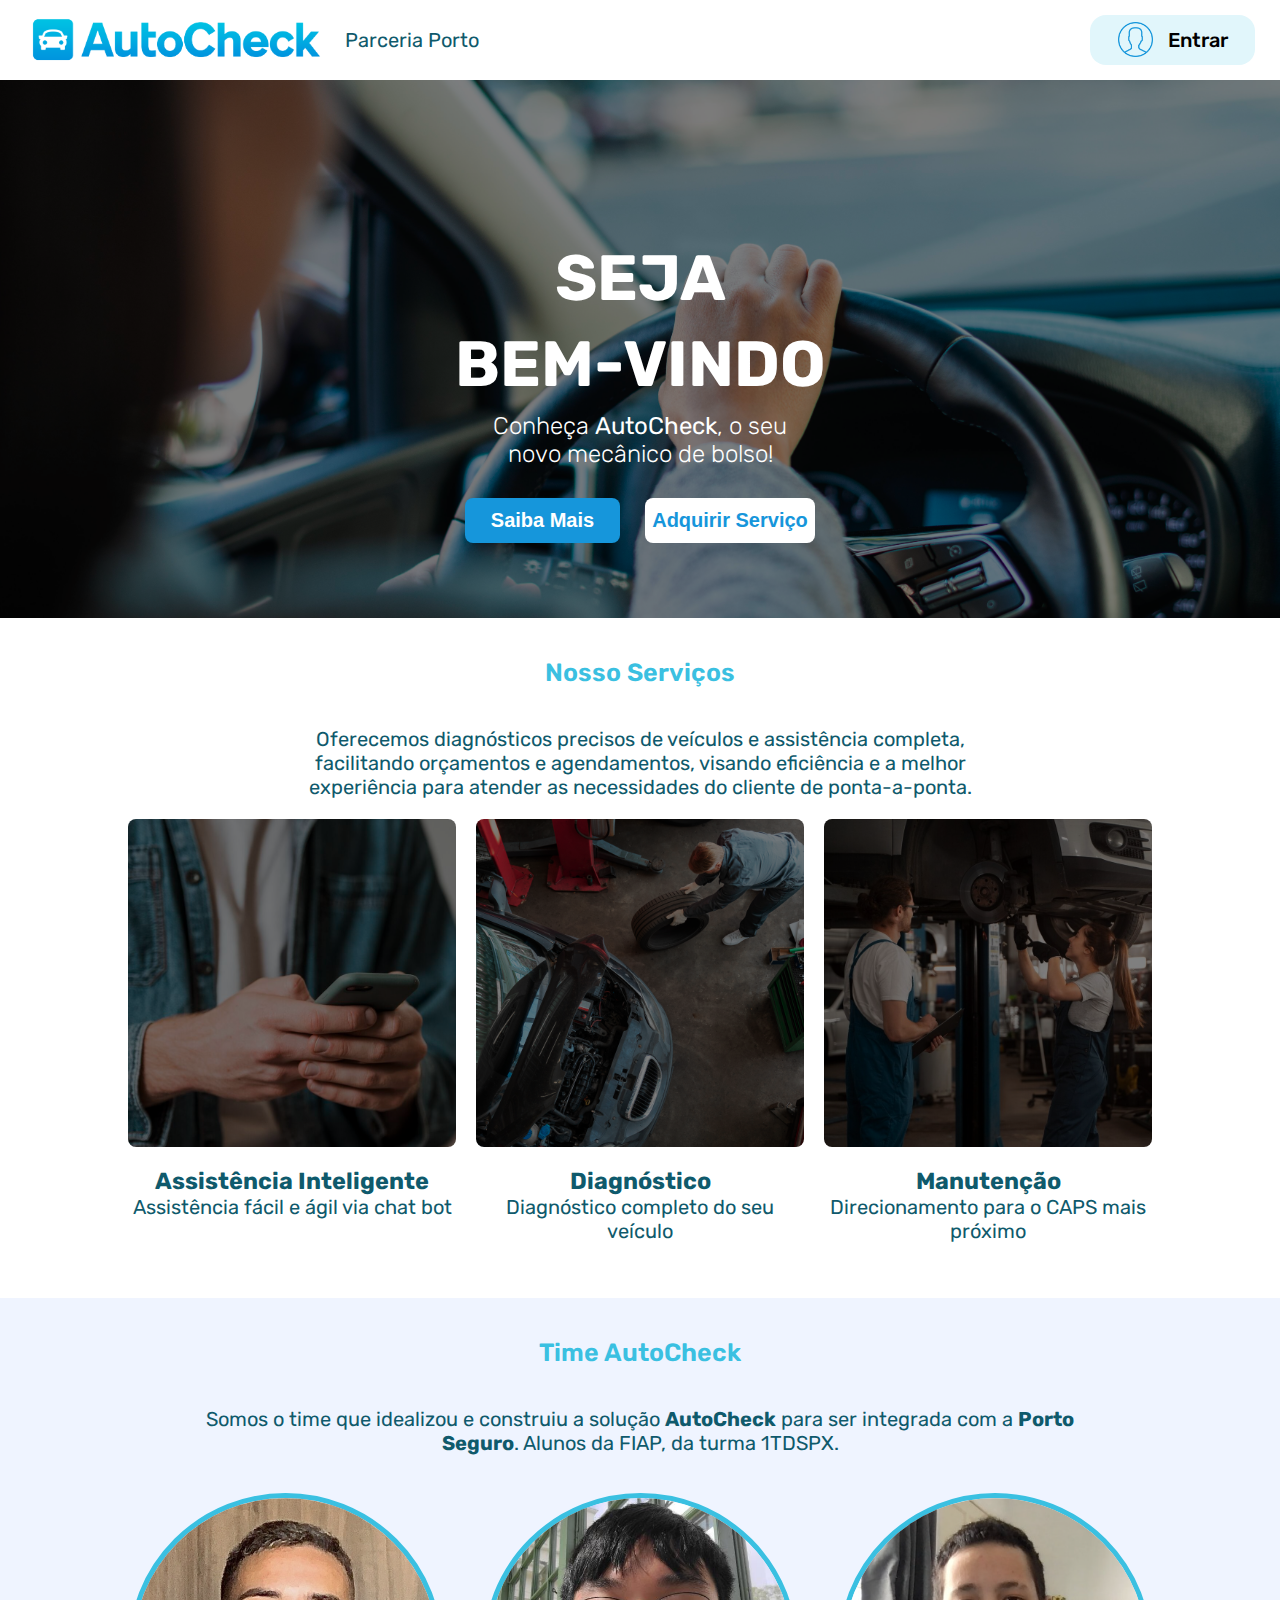
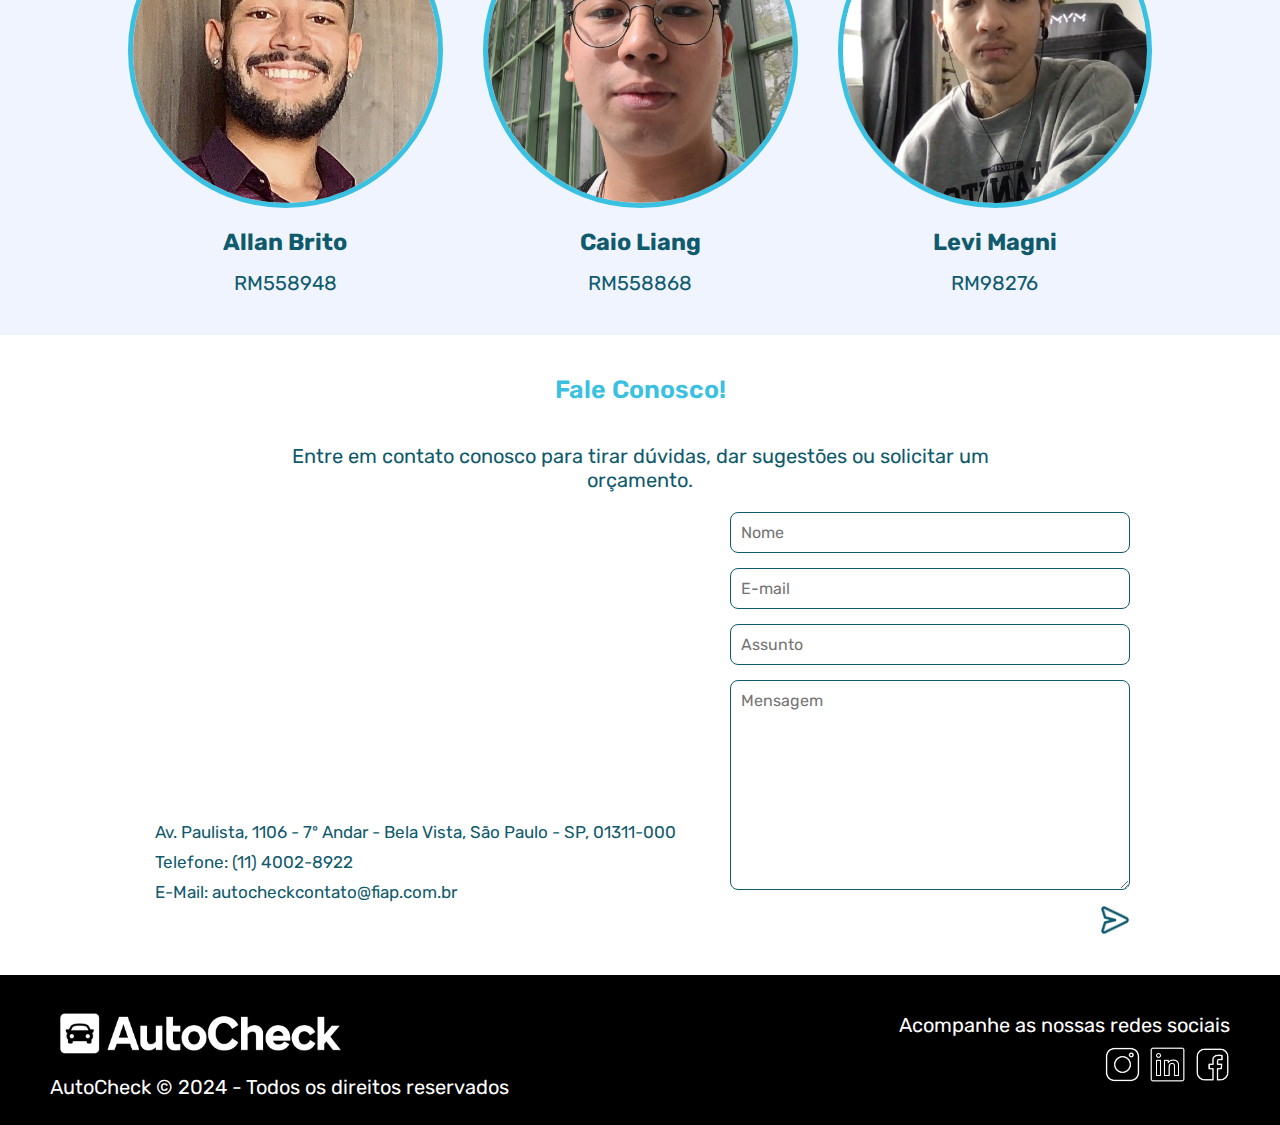
<file: index.html>
<!DOCTYPE html>
<html lang="pt-BR">

<head>
    <meta charset="UTF-8">
    <meta name="viewport" content="width=device-width, initial-scale=1.0">
    <link rel="stylesheet" href="./css/style.css">
    <link rel="stylesheet" href="./css/home.css">
    <link rel="icon" type="image/x-icon" href="./img/autocheck-azul-logo.ico">

    <link rel="preconnect" href="https://fonts.googleapis.com">
    <link rel="preconnect" href="https://fonts.gstatic.com" crossorigin>
    <link href="https://fonts.googleapis.com/css2?family=Rubik:ital,wght@0,300..900;1,300..900&display=swap"
        rel="stylesheet">

    <script>
        window.watsonAssistantChatOptions = {
            integrationID: "79aa7a1e-3b31-4b16-95bf-5f830bcfdba2", // The ID of this integration.
            region: "us-east", // The region your integration is hosted in.
            serviceInstanceID: "2c5953d7-d613-4725-b52a-9011ce3247ca", // The ID of your service instance.
            onLoad: async (instance) => { await instance.render(); }
        };
        setTimeout(function () {
            const t = document.createElement('script');
            t.src = "https://web-chat.global.assistant.watson.appdomain.cloud/versions/" + (window.watsonAssistantChatOptions.clientVersion || 'latest') + "/WatsonAssistantChatEntry.js";
            document.head.appendChild(t);
        });
    </script>

    <title>AutoCheck</title>
</head>

<body>
    <!-- Cabeçalho (logotipo, menu de navegação) -->
    <header>
        <nav class="menu-navegacao">
            <div class="cabecalho">
                <a href="index.html" id="logo-link">
                    <img id="logo" src="./img/autocheck-azul.png" alt="Logotipo Autocheck">
                </a>

                <ul class="lista-navegacao">
                    <li class="item-lista-navegacao">
                        <a href="https://www.portoseguro.com.br/centros-automotivos-porto-seguro">Parceria Porto</a>
                    </li>
                </ul>
            </div>

            <!-- Botão de entrar -->
            <a href="login.html" class="botao-entrar">
                <img src="./img/icone-usuario.png" alt="">
                <p>Entrar</p>
            </a>
        </nav>
    </header>

    <main class="content">
        <!-- Sessão de boas-vindas -->
        <section class="section-boas-vindas texto-boas-vindas">
            <div class="container">
                <h1>Seja</h1>
                <h1>Bem-Vindo</h1>
                <p>Conheça <b>AutoCheck</b>, o seu novo mecânico de bolso!</p>
                <div class="botoes">
                    <a href="#saiba-mais"><button class="botao-saiba-mais">Saiba Mais</button></a>
                    <a href="./cadastro.html"><button class="botao-adquirir-servico">Adquirir Serviço</button></a>
                </div>
            </div>
        </section>

        <!-- Sessão de serviços -->
        <section class="section-servicos" id="saiba-mais">
            <h2>Nosso Serviços</h2>
            <p>Oferecemos diagnósticos precisos de veículos e assistência completa, facilitando orçamentos e
                agendamentos, visando eficiência e a melhor experiência para atender as necessidades do cliente de
                ponta-a-ponta.</p>

            <div class="cards-servicos">
                <article>
                    <img src="./img/imagem-servico1.jpg" alt="Imagem ilustrativa do serviço" class="servico-img-1">
                    <div class="card-texto">
                        <h3>Assistência Inteligente</h3>
                        <span>Assistência fácil e ágil via chat bot</span>
                    </div>
                </article>
                <article>
                    <img src="./img/imagem-servico2.jpg" alt="Imagem ilustrativa do serviço" class="servico-img-2">
                    <div class="card-texto">
                        <h3>Diagnóstico</h3>
                        <span>Diagnóstico completo do seu veículo</span>
                    </div>
                </article>
                <article>
                    <img src="./img/imagem-servico3.jpg" alt="Imagem ilustrativa do serviço" class="servico-img-2">
                    <div class="card-texto">
                        <h3>Manutenção</h3>
                        <span>Direcionamento para o CAPS mais próximo</span>
                    </div>
                </article>
        </section>

        <!-- Sessão de integrantes -->
        <section class="section-time">
            <h2>Time AutoCheck</h2>
            <p>Somos o time que idealizou e construiu a solução <b>AutoCheck</b> para ser integrada com a <b>Porto
                    Seguro</b>. Alunos da FIAP, da turma 1TDSPX.</p>

            <div class="integrantes">
                <article>
                    <img src="./img/allan.png" alt="Foto do Allan">
                    <h3>Allan Brito</h3>
                    <span>RM558948</span>
                </article>
                <article>
                    <img src="./img/caio.png" alt="Foto do Caio">
                    <h3>Caio Liang</h3>
                    <span>RM558868</span>
                </article>
                <article>
                    <img src="./img/levi.png" alt="Foto do Levi">
                    <h3>Levi Magni</h3>
                    <span>RM98276</span>
                </article>
            </div>
        </section>

        <!-- Sessão de contato -->
        <section class="section-contato">
            <h2>Fale Conosco!</h2>
            <p>Entre em contato conosco para tirar dúvidas, dar sugestões ou solicitar um orçamento.</p>

            <div class="container-contato" id="fale-conosco">
                <div class="informacoes-contato">
                    <iframe
                        src="https://www.google.com/maps/embed?pb=!1m18!1m12!1m3!1d3657.1159349301374!2d-46.657424174484454!3d-23.56427930685303!2m3!1f0!2f0!3f0!3m2!1i1024!2i768!4f13.1!3m3!1m2!1s0x94ce59c7dc4e1e39%3A0x9cfd59970ac3b457!2sAv.%20Paulista%2C%201106%20-%20Bela%20Vista%2C%20S%C3%A3o%20Paulo%20-%20SP%2C%2001310-914!5e0!3m2!1sen!2sbr!4v1716230946303!5m2!1sen!2sbr"
                        width="400" height="300" style="border:0;" allowfullscreen="" loading="lazy"
                        referrerpolicy="no-referrer-when-downgrade">
                    </iframe>

                    <div class="contatos">
                        <!-- <img src="" alt=""> -->
                        <span>Av. Paulista, 1106 - 7º Andar - Bela Vista, São Paulo - SP, 01311-000</span>
                        <span>Telefone: (11) 4002-8922</span>
                        <span>E-Mail: autocheckcontato@fiap.com.br</span>
                    </div>
                </div>

                <form action="" method="post" class="formulario">
                    <input type="text" name="nome" id="nome" placeholder="Nome">
                    <input type="email" name="email" id="email" placeholder="E-mail">
                    <input type="assunto" name="assunto" id="assunto" placeholder="Assunto">
                    <textarea name="mensagem" id="mensagem" placeholder="Mensagem"></textarea>
                    <button type="submit" class="imagem-button"></button>
                </form>
            </div>

        </section>
    </main>

    <!-- Rodapé (redes sociais e direitos reservados) -->
    <footer class="estilo-footer">
        <div class="container-footer">
            <img id="logo-footer" src="./img/autocheck-branco.png" alt="">
            <p>AutoCheck &copy; 2024 - Todos os direitos reservados</p>
        </div>

        <div class="redes-sociais">
            <p>Acompanhe as nossas redes sociais</p>
            <div class="icones-redes-sociais">
                <a href="">
                    <img src="./img/instagram.png" alt="Instagram">
                </a>
                <a href="">
                    <img src="./img/linkedin.png" alt="Linkedin">
                </a>
                <a href="">
                    <img src="./img/facebook.png" alt="Facebook">
                </a>
            </div>
        </div>
    </footer>
</body>

</html>
</file>
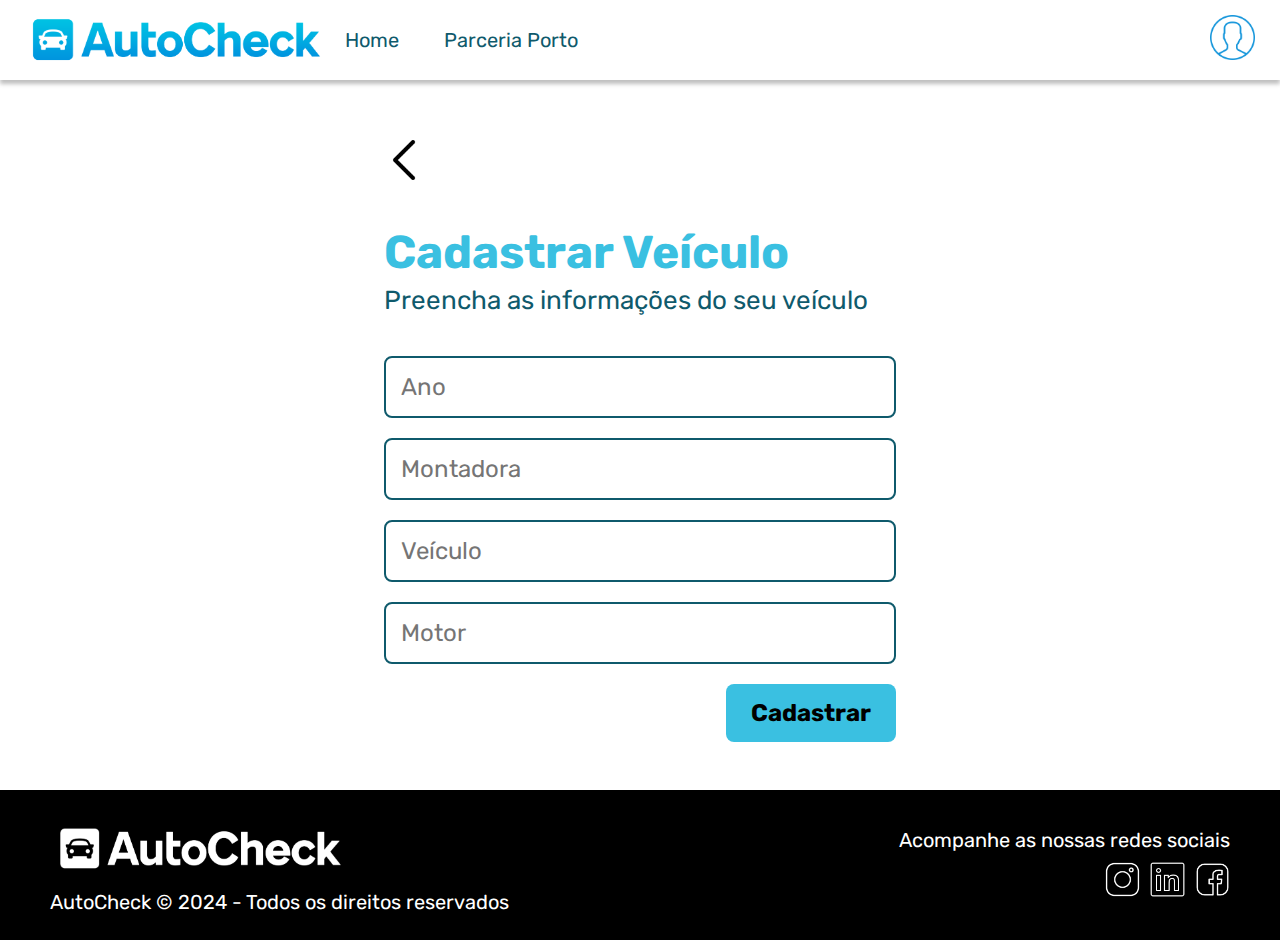
<file: cadastro-veiculo.html>
<!DOCTYPE html>
<html lang="pt-BR">

<head>
    <meta charset="UTF-8">
    <meta name="viewport" content="width=device-width, initial-scale=1.0">
    <link rel="stylesheet" href="./css/style.css">
    <link rel="stylesheet" href="./css/cadastro-veiculo.css">
    <link rel="icon" type="image/x-icon" href="./img/autocheck-azul-logo.ico">

    <link rel="preconnect" href="https://fonts.googleapis.com">
    <link rel="preconnect" href="https://fonts.gstatic.com" crossorigin>
    <link href="https://fonts.googleapis.com/css2?family=Rubik:ital,wght@0,300..900;1,300..900&display=swap"
        rel="stylesheet">

    <script>
        window.watsonAssistantChatOptions = {
            integrationID: "79aa7a1e-3b31-4b16-95bf-5f830bcfdba2", // The ID of this integration.
            region: "us-east", // The region your integration is hosted in.
            serviceInstanceID: "2c5953d7-d613-4725-b52a-9011ce3247ca", // The ID of your service instance.
            onLoad: async (instance) => { await instance.render(); }
        };
        setTimeout(function () {
            const t = document.createElement('script');
            t.src = "https://web-chat.global.assistant.watson.appdomain.cloud/versions/" + (window.watsonAssistantChatOptions.clientVersion || 'latest') + "/WatsonAssistantChatEntry.js";
            document.head.appendChild(t);
        });
    </script>

    <title>Cadastrar Veículo</title>

</head>

<body>
    <header> <!-- Cabeçalho (logotipo, menu de navegação) -->
        <nav class="menu-navegacao">
            <div class="cabecalho">
                <a href="index.html">
                    <img id="logo" src="./img/autocheck-azul.png" alt="Logotipo Autocheck">
                </a>

                <ul class="lista-navegacao">
                    <li class="item-lista-navegacao">
                        <a href="./index.html">Home</a>
                    </li>
                    <li class="item-lista-navegacao">
                        <a href="https://www.portoseguro.com.br/centros-automotivos-porto-seguro">Parceria Porto</a>
                    </li>
                </ul>
            </div>

            <a href="login.html">
                <img class="icone-perfil-usuario" src="./img/icone-usuario.png" alt="">
            </a>
        </nav>
    </header>

    <main class="content"> <!-- Conteúdo principal (cadastro de veículo) -->
        <div class="container">
            <a href="./cadastro.html"><img id="icon-backpage" src="./img/voltar-preto.png"
                    alt="opção de volta de página"></a>
            <h1 class="titulo-pagina">Cadastrar Veículo</h1>
            <p class="descricao-pagina">Preencha as informações do seu veículo</p>

            <form action="" method="post" class="formulario">
                <input type="text" name="ano" id="ano" placeholder="Ano">
                <input type="text" name="montadora" id="montadora" placeholder="Montadora">
                <input type="text" name="veiculo" id="veiculo" placeholder="Veículo">
                <input type="text" name="motor" id="motor" placeholder="Motor">
                <div>
                    <button type="submit" class="button-enviar"><a
                            href="./gerar-diagnostico.html">Cadastrar</a></button>
                </div>
            </form>
    </main>
    <footer class="estilo-footer"> <!-- Rodapé (redes sociais e direitos reservados) -->
        <div class="container-footer">
            <img id="logo-footer" src="./img/autocheck-branco.png" alt="">
            <p>AutoCheck &copy; 2024 - Todos os direitos reservados</p>
        </div>

        <div class="redes-sociais">
            <p>Acompanhe as nossas redes sociais</p>
            <div class="icones-redes-sociais">
                <a href="">
                    <img src="./img/instagram.png" alt="Instagram">
                </a>
                <a href="">
                    <img src="./img/linkedin.png" alt="Linkedin">
                </a>
                <a href="">
                    <img src="./img/facebook.png" alt="Facebook">
                </a>
            </div>
        </div>
    </footer>
</body>

</html>
</file>
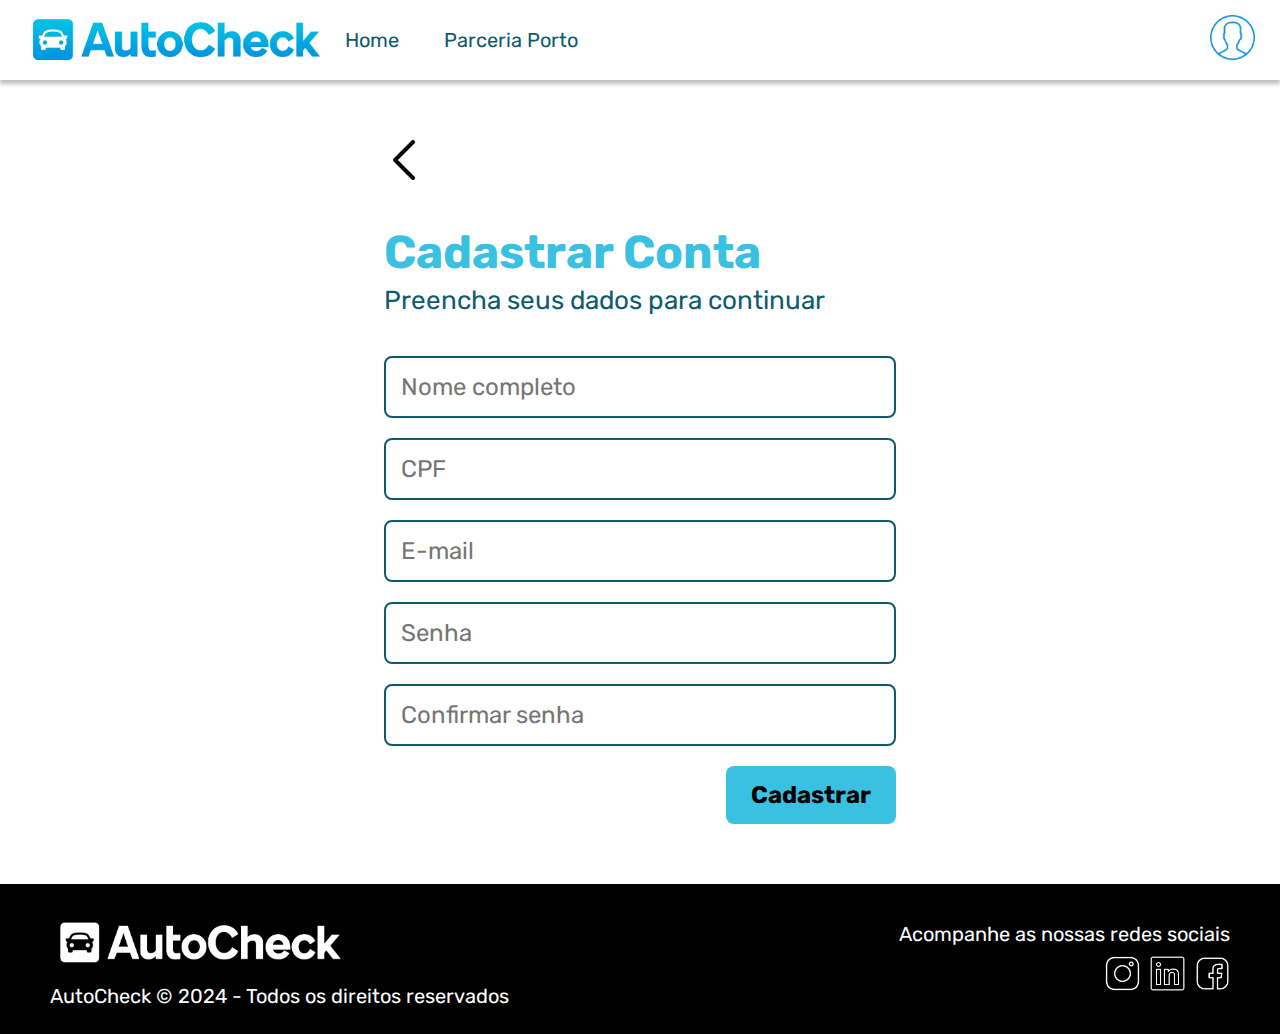
<file: cadastro.html>
<!DOCTYPE html>
<html lang="pt-BR">

<head>
    <meta charset="UTF-8">
    <meta name="viewport" content="width=device-width, initial-scale=1.0">
    <link rel="stylesheet" href="./css/style.css">
    <link rel="stylesheet" href="./css/cadastro.css">
    <link rel="icon" type="image/x-icon" href="./img/autocheck-azul-logo.ico">

    <link rel="preconnect" href="https://fonts.googleapis.com">
    <link rel="preconnect" href="https://fonts.gstatic.com" crossorigin>
    <link href="https://fonts.googleapis.com/css2?family=Rubik:ital,wght@0,300..900;1,300..900&display=swap"
        rel="stylesheet">

    <script>
        window.watsonAssistantChatOptions = {
            integrationID: "79aa7a1e-3b31-4b16-95bf-5f830bcfdba2", // The ID of this integration.
            region: "us-east", // The region your integration is hosted in.
            serviceInstanceID: "2c5953d7-d613-4725-b52a-9011ce3247ca", // The ID of your service instance.
            onLoad: async (instance) => { await instance.render(); }
        };
        setTimeout(function () {
            const t = document.createElement('script');
            t.src = "https://web-chat.global.assistant.watson.appdomain.cloud/versions/" + (window.watsonAssistantChatOptions.clientVersion || 'latest') + "/WatsonAssistantChatEntry.js";
            document.head.appendChild(t);
        });
    </script>

    <title>Cadastro</title>

</head>

<body>
    <header> <!-- Cabeçalho (logotipo, menu de navegação) -->
        <nav class="menu-navegacao">
            <div class="cabecalho">
                <a href="index.html">
                    <img id="logo" src="./img/autocheck-azul.png" alt="Logotipo Autocheck">
                </a>

                <ul class="lista-navegacao">
                    <li class="item-lista-navegacao">
                        <a href="./index.html">Home</a>
                    </li>
                    <li class="item-lista-navegacao">
                        <a href="https://www.portoseguro.com.br/centros-automotivos-porto-seguro">Parceria Porto</a>
                    </li>
                </ul>
            </div>

            <a href="login.html">
                <img class="icone-perfil-usuario" src="./img/icone-usuario.png" alt="">
            </a>
        </nav>

    </header>

    <main class="content"> <!-- Conteúdo principal (cadastro) -->
        <div class="container">
            <a href="./login.html"><img id="icon-backpage" src="./img/voltar-preto.png"
                    alt="opção de volta de página"></a>
            <h1 class="titulo-pagina">Cadastrar Conta</h1>
            <p class="descricao-pagina">Preencha seus dados para continuar</p>

            <form action="" method="post" class="formulario">
                <input type="text" name="nome" id="nome" placeholder="Nome completo">
                <input type="text" name="cpf" id="cpf" placeholder="CPF">
                <input type="text" name="email" id="email" placeholder="E-mail">
                <input type="password" name="senha" id="senha" placeholder="Senha">
                <input type="password" name="confirmar-senha" id="confirmar-senha" placeholder="Confirmar senha">
                <div>
                    <button type="submit" class="button-enviar"><a href="./cadastro-veiculo.html">Cadastrar</a></button>
                </div>
            </form>
    </main>

    <footer class="estilo-footer"> <!-- Rodapé (redes sociais e direitos reservados) -->
        <div class="container-footer">
            <img id="logo-footer" src="./img/autocheck-branco.png" alt="">
            <p>AutoCheck &copy; 2024 - Todos os direitos reservados</p>
        </div>

        <div class="redes-sociais">
            <p>Acompanhe as nossas redes sociais</p>
            <div class="icones-redes-sociais">
                <a href="">
                    <img src="./img/instagram.png" alt="Instagram">
                </a>
                <a href="">
                    <img src="./img/linkedin.png" alt="Linkedin">
                </a>
                <a href="">
                    <img src="./img/facebook.png" alt="Facebook">
                </a>
            </div>
        </div>
    </footer>
</body>

</html>
</file>
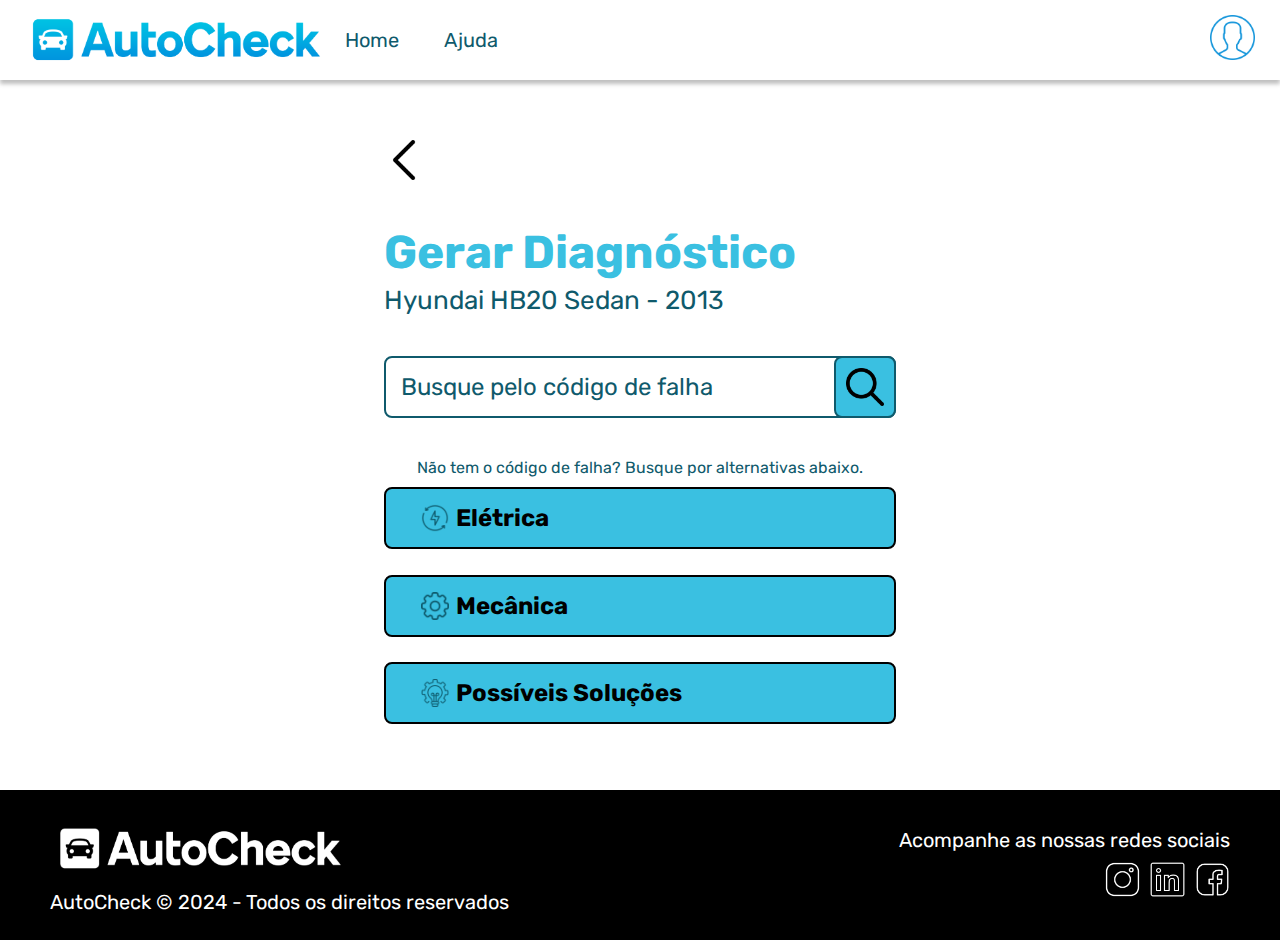
<file: gerar-diagnostico.html>
<!DOCTYPE html>
<html lang="pt-BR">

<head>
    <meta charset="UTF-8">
    <meta name="viewport" content="width=device-width, initial-scale=1.0">
    <link rel="stylesheet" href="./css/style.css">
    <link rel="stylesheet" href="./css/gerar-diagnostico.css">
    <link rel="icon" type="image/x-icon" href="./img/autocheck-azul-logo.ico">

    <link rel="preconnect" href="https://fonts.googleapis.com">
    <link rel="preconnect" href="https://fonts.gstatic.com" crossorigin>
    <link href="https://fonts.googleapis.com/css2?family=Rubik:ital,wght@0,300..900;1,300..900&display=swap"
        rel="stylesheet">

    <script>
        window.watsonAssistantChatOptions = {
            integrationID: "79aa7a1e-3b31-4b16-95bf-5f830bcfdba2", // The ID of this integration.
            region: "us-east", // The region your integration is hosted in.
            serviceInstanceID: "2c5953d7-d613-4725-b52a-9011ce3247ca", // The ID of your service instance.
            onLoad: async (instance) => { await instance.render(); }
        };
        setTimeout(function () {
            const t = document.createElement('script');
            t.src = "https://web-chat.global.assistant.watson.appdomain.cloud/versions/" + (window.watsonAssistantChatOptions.clientVersion || 'latest') + "/WatsonAssistantChatEntry.js";
            document.head.appendChild(t);
        });
    </script>

    <title>Gerar Diagnóstico</title>
</head>

<body>
    <header> <!-- Cabeçalho (logotipo, menu de navegação) -->
        <nav class="menu-navegacao">
            <div class="cabecalho">
                <a href="index.html">
                    <img id="logo" src="./img/autocheck-azul.png" alt="Logotipo Autocheck">
                </a>

                <ul class="lista-navegacao">
                    <li class="item-lista-navegacao">
                        <a href="./index.html">Home</a>
                    </li>
                    <li class="item-lista-navegacao">
                        <a href="">Ajuda</a>
                    </li>
                </ul>
            </div>

            <a href="login.html">
                <img class="icone-perfil-usuario" src="./img/icone-usuario.png" alt="">
            </a>
        </nav>
    </header>

    <main class="content"> <!-- Conteúdo principal (gerar diagnóstico do veículo) -->
        <div class="container">
            <a href="./cadastro-veiculo.html"><img id="icon-backpage" src="./img/voltar-preto.png"
                    alt="opção de volta de página"></a>
            <h1 class="titulo-pagina">Gerar Diagnóstico</h1>
            <p class="descricao-pagina">Hyundai HB20 Sedan - 2013</p>

            <form action="" method="post" class="formulario">
                <input type="text" nome="busca-codigo-falha" id="busca-codigo-falha"
                    placeholder="Busque pelo código de falha">
                <img id="icon-search" src="./img/search.png" alt="icon-lupa">
            </form>

            <p id="sem-codigo-falha" class="descricao-pagina">Não tem o código de falha? Busque por alternativas abaixo.
            </p>
            <div class="section-button">
                <button type="submit" class="button-enviar">
                    <img id="icon-button" src="./img/icone-eletrico.png" alt="icon elétrica">
                    <p>Elétrica</p>
                </button>
                <button type="submit" class="button-enviar">
                    <img id="icon-button" src="./img/icone-mecanico.png" alt="icon mecânica">
                    <p>Mecânica</p>
                </button>
                <button type="submit" class="button-enviar">
                    <img id="icon-button" src="./img/icone-solucoes.png" alt="icon soluções">
                    <p>Possíveis Soluções</p>
                </button>
            </div>
        </div>
    </main>

    <footer class="estilo-footer"> <!-- Rodapé (redes sociais e direitos reservados) -->
        <div class="container-footer">
            <img id="logo-footer" src="./img/autocheck-branco.png" alt="">
            <p>AutoCheck &copy; 2024 - Todos os direitos reservados</p>
        </div>

        <div class="redes-sociais">
            <p>Acompanhe as nossas redes sociais</p>
            <div class="icones-redes-sociais">
                <a href="">
                    <img src="./img/instagram.png" alt="Instagram">
                </a>
                <a href="">
                    <img src="./img/linkedin.png" alt="Linkedin">
                </a>
                <a href="">
                    <img src="./img/facebook.png" alt="Facebook">
                </a>
            </div>
        </div>
    </footer>
</body>

</html>
</file>
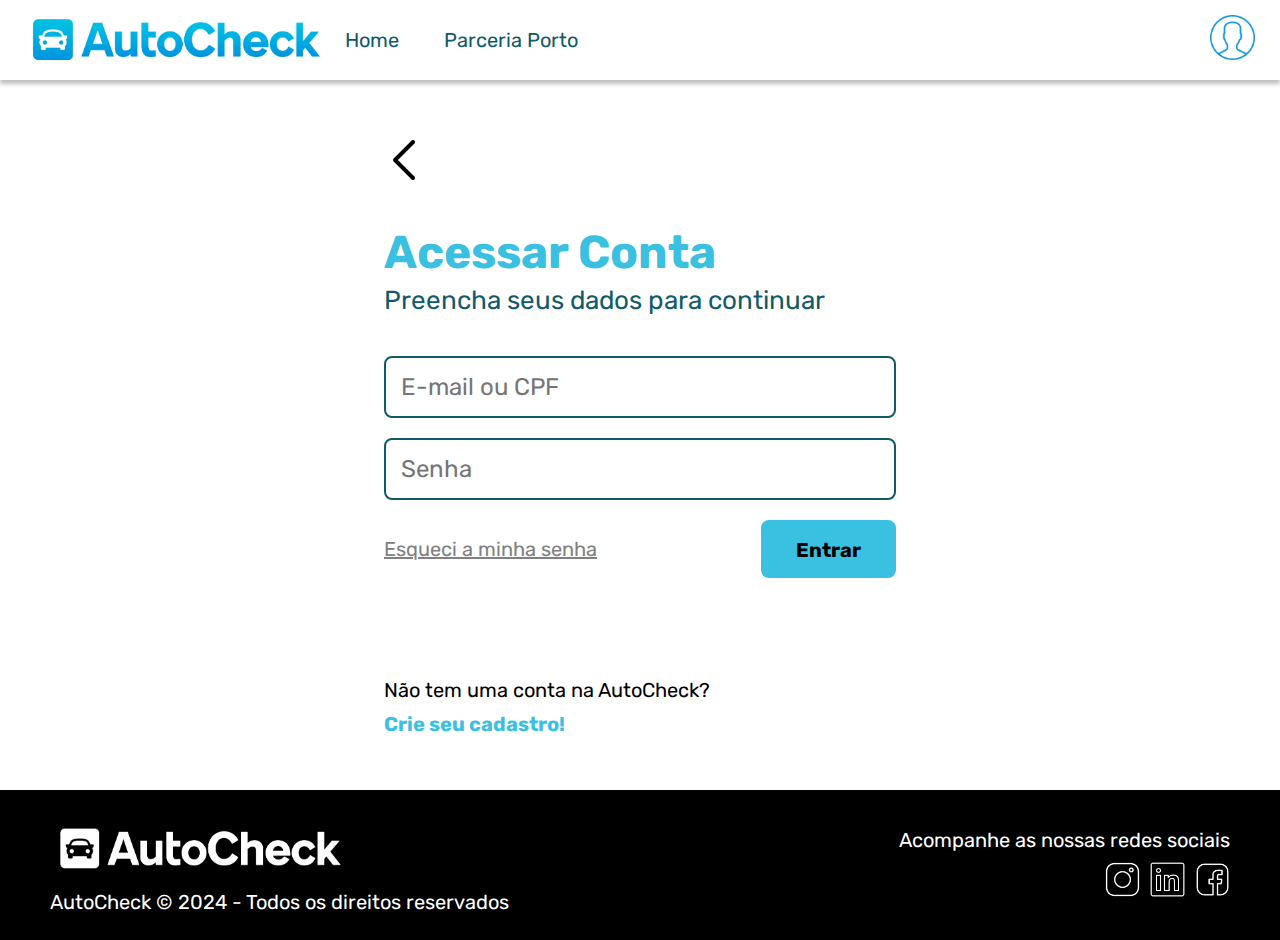
<file: login.html>
<!DOCTYPE html>
<html lang="pt-BR">

<head>
    <meta charset="UTF-8">
    <meta name="viewport" content="width=device-width, initial-scale=1.0">
    <link rel="stylesheet" href="./css/style.css">
    <link rel="stylesheet" href="./css/login.css">
    <link rel="icon" type="image/x-icon" href="./img/autocheck-azul-logo.ico">

    <link rel="preconnect" href="https://fonts.googleapis.com">
    <link rel="preconnect" href="https://fonts.gstatic.com" crossorigin>
    <link href="https://fonts.googleapis.com/css2?family=Rubik:ital,wght@0,300..900;1,300..900&display=swap"
        rel="stylesheet">

    <script>
        window.watsonAssistantChatOptions = {
            integrationID: "79aa7a1e-3b31-4b16-95bf-5f830bcfdba2", // The ID of this integration.
            region: "us-east", // The region your integration is hosted in.
            serviceInstanceID: "2c5953d7-d613-4725-b52a-9011ce3247ca", // The ID of your service instance.
            onLoad: async (instance) => { await instance.render(); }
        };
        setTimeout(function () {
            const t = document.createElement('script');
            t.src = "https://web-chat.global.assistant.watson.appdomain.cloud/versions/" + (window.watsonAssistantChatOptions.clientVersion || 'latest') + "/WatsonAssistantChatEntry.js";
            document.head.appendChild(t);
        });
    </script>

    <title>Login</title>
</head>

<body>
    <header> <!-- Cabeçalho (logotipo, menu de navegação) -->
        <nav class="menu-navegacao">
            <div class="cabecalho">
                <a href="index.html">
                    <img id="logo" src="./img/autocheck-azul.png" alt="Logotipo Autocheck">
                </a>

                <ul class="lista-navegacao">
                    <li class="item-lista-navegacao">
                        <a href="./index.html">Home</a>
                    </li>
                    <li class="item-lista-navegacao">
                        <a href="https://www.portoseguro.com.br/centros-automotivos-porto-seguro">Parceria Porto</a>
                    </li>
                </ul>
            </div>

            <a href="login.html">
                <img class="icone-perfil-usuario" src="./img/icone-usuario.png" alt="">
            </a>
        </nav>
    </header>

    <main class="content"> <!-- Conteúdo principal (login) -->
        <div class="container">
            <a href="./index.html"><img id="icon-backpage" src="./img/voltar-preto.png"
                    alt="opção de volta de página"></a>
            <h1 class="titulo-pagina">Acessar Conta</h1>
            <p class="descricao-pagina">Preencha seus dados para continuar</p>

            <form action="" method="post" class="formulario">
                <input type="text" name="login" id="login" placeholder="E-mail ou CPF">
                <input type="password" name="senha" id="senha" placeholder="Senha">
                <div>
                    <a href="" class="lembrar-senha">Esqueci a minha senha</a>
                    <button type="submit" class="button-enviar"><a href="./cadastro-veiculo.html">Entrar</a></button>
                </div>
            </form>

            <div class="criar-conta">
                <p>Não tem uma conta na AutoCheck?</p>
                <a href="./cadastro.html">Crie seu cadastro!</a>
            </div>
        </div>
    </main>

    <footer class="estilo-footer"> <!-- Rodapé (redes sociais e direitos reservados) -->
        <div class="container-footer">
            <img id="logo-footer" src="./img/autocheck-branco.png" alt="">
            <p>AutoCheck &copy; 2024 - Todos os direitos reservados</p>
        </div>

        <div class="redes-sociais">
            <p>Acompanhe as nossas redes sociais</p>
            <div class="icones-redes-sociais">
                <a href="">
                    <img src="./img/instagram.png" alt="Instagram">
                </a>
                <a href="">
                    <img src="./img/linkedin.png" alt="Linkedin">
                </a>
                <a href="">
                    <img src="./img/facebook.png" alt="Facebook">
                </a>
            </div>
        </div>
    </footer>
</body>

</html>
</file>
<file: css/style.css>
* {
    box-sizing: border-box;
    margin: 0;
    padding: 0;
}

html {
    font-size: 20px;
}

body {
    font-family: "Rubik", Arial, Helvetica, sans-serif;
    position: relative;
}

img {
    max-width: 100%;
}

/* CSS do menu de navegação/cabeçalho */
#logo-link {
    flex-grow: 0;
    flex-shrink: 0;
}

.cabecalho {
    display: flex;
    justify-content: space-between;
    align-items: center;
}

.menu-navegacao {
    display: flex;
    justify-content: space-between;
    align-items: center;
    padding: 5px;
    box-shadow: 0px 4px 4px rgba(0, 0, 0, 0.25);
}

.lista-navegacao li {
    list-style: none;
    display: inline-block;
    margin: 0 20px;
    font-size: 1rem;
    flex-grow: 1;
    color: #0f5a6c;
}

.item-lista-navegacao a {
    text-decoration: none;
    color: #0f5a6c;
}

.botao-entrar {
    display: flex;
    align-items: center;
    justify-content: center;
    height: 50px;
    background-color: #e1f6fb;
    border-radius: 16px;
    border-style: none;
    text-decoration: none;
    cursor: pointer;
}

.botao-entrar:hover {
    background-color: #d6f1f8;
    transition: 0.5s;
}

.botao-entrar p {
    color: #000000;
    font-size: 1rem;
    font-weight: 500;
    text-align: center;
}

.botao-entrar img {
    width: 35px;
    height: 35px;
    margin-right: 15px;
}

.icone-perfil-usuario {
    width: 45px;
    height: 45px;
    margin-right: 20px;
}

/* CSS do Footer */
.content {
    min-height: calc(100vh - 250px);
}

.estilo-footer {
    display: flex;
    justify-content: space-between;
    align-items: center;
    width: 100vw;
    height: 150px;
    padding: 0 50px;
    background-color: #000000;
    color: #FFFFFF;
    position: relative;
    bottom: 0;
}

.container-footer {
    display: flex;
    flex-direction: column;
    gap: 10px;
}

#logo-footer {
    width: 300px;
}

.redes-sociais {
    display: flex;
    flex-direction: column;
    align-items: end;
    gap: 10px;
}

.redes-sociais a {
    display: inline-block;
}

.redes-sociais img {
    height: 35px;
    width: auto;
}

.icones-redes-sociais {
    display: flex;
    gap: 10px;
}

/*Media Queries*/
@media (max-width: 575px) {
    #logo {
        width: 150px;
    }

    .botao-entrar {
        width: 130px;
    }

    ul.lista-navegacao {
        position: absolute;
        left: -150%;
    }

    .estilo-footer {
        height: 150px;
        padding: 0 20px;
        align-items: center;
    }

    .container-footer p {
        font-size: 0.5rem;
    }

    #logo-footer {
        width: 200px;
    }

    .redes-sociais p {
        display: none;
    }

    .icones-redes-sociais img {
        height: 30px;
    }
}

@media (min-width: 576px) and (max-width: 767px) {
    #logo {
        width: 300px;
    }

    .cabecalho {
        padding: 0 20px;
    }

    .botao-entrar {
        margin-right: 20px;
        width: 165px;
    }

    ul.lista-navegacao {
        position: absolute;
        left: -150%;
    }

    .estilo-footer {
        height: 150px;
        padding: 0 20px;
        align-items: center;
    }

    .container-footer p {
        font-size: 0.7rem;
    }

    #logo-footer {
        width: 250px;
    }

    .redes-sociais p {
        display: none;
    }

    .icones-redes-sociais img {
        height: 40px;
    }
}

@media (min-width: 768px) and (max-width: 991px) {
    #logo {
        width: 300px;
    }

    .cabecalho {
        padding: 0 20px;
    }

    .botao-entrar {
        margin-right: 20px;
        width: 165px;
    }

    ul.lista-navegacao {
        position: absolute;
        left: -150%;
    }

    .estilo-footer {
        height: 150px;
        padding: 0 20px;
        align-items: center;
    }

    .container-footer p {
        font-size: 0.8rem;
    }

    #logo-footer {
        width: 300px;
    }

    .redes-sociais p {
        display: none;
    }

    .icones-redes-sociais img {
        height: 50px;
    }
}

@media (min-width: 992px) and (max-width: 1199px) {
    #logo {
        width: 300px;
    }

    .cabecalho {
        padding: 0 20px;
    }

    .botao-entrar {
        margin-right: 20px;
        width: 165px;
    }

    ul.lista-navegacao {
        position: relative;
        left: 0;
    }
}

@media (min-width: 1200px) {
    #logo {
        width: 300px;
    }

    .cabecalho {
        padding: 0 20px;
    }

    .botao-entrar {
        margin-right: 20px;
        width: 165px;
    }

    ul.lista-navegacao {
        position: relative;
        left: 0;
    }
}
</file>
<file: css/home.css>
/* Sessão de Boas Vindas */
.section-boas-vindas {
    position: relative;
    height: 538px;
    width: 100vw;
}

.section-boas-vindas::after {
    content: "";
    position: absolute;
    top: 0;
    left: 0;
    width: 100%;
    height: 100%;
    background-image: url("../img/imagem-section-principal.jpg");
    background-repeat: no-repeat;
    background-attachment: fixed;
    background-position: center;
    background-size: cover;
    filter: hue-rotate(-5deg) brightness(0.5);
    z-index: -1;
}

.texto-boas-vindas {
    position: relative;
    z-index: 1;
    color: #FFFFFF;
}

.container {
    display: flex;
    justify-content: center;
    flex-direction: column;
    align-items: center;
    gap: 10px;
    padding-top: 160px;
}

.container p {
    width: 350px;
}

.container h1 {
    text-transform: uppercase;
    font-weight: 700;
}

.container p {
    font-weight: 300;
    text-align: center;
    margin-bottom: 20px;
}

.botao-saiba-mais {
    background-color: #1696DB;
    border-radius: 8px;
    border-style: none;
    height: 45px;
    width: 155px;
    font-size: 1rem;
    font-weight: 600;
    color: #FFFFFF;
    cursor: pointer;
}

.botao-saiba-mais:hover {
    background-color: #138ccd;
    transition: 0.5s;
}

.botao-adquirir-servico {
    background-color: #FFFFFF;
    border-radius: 8px;
    border-style: none;
    height: 45px;
    width: 170px;
    font-size: 1rem;
    font-weight: 600;
    color: #1696DB;
    cursor: pointer;
}

.botao-adquirir-servico:hover {
    background-color: #EFEFEF;
    transition: 0.5s;
}

/* Sessão dos Nossos Serviços */
.section-servicos {
    width: 100vw;
}

.section-servicos h2 {
    font-size: 1.25rem;
    font-weight: 600;
    color: #3AC0E1;
    text-align: center;
    margin-top: 40px;
}

.section-servicos p {
    font-weight: 400;
    color: #0f5a6c;
    text-align: center;
}

.cards-servicos {
    display: flex;
    gap: 20px;
    margin: 0 10% 40px;
}

.card-texto {
    text-align: center;
    margin: 15px 0;
    color: #0f5a6c;
}

.servico-img-1,
.servico-img-2,
.servico-img-3 {
    border-radius: 8px;
    filter: hue-rotate(-5deg) brightness(0.5);
}

.servico-img-1:hover,
.servico-img-2:hover,
.servico-img-3:hover {
    cursor: pointer;
    filter: hue-rotate(-5deg) brightness(0.8);
    transition: 0.5s;
}

/* Sessão Time AutoCheck */
.section-time {
    width: 100%;
    background-color: #EFF4FF;
}

.section-time h2 {
    font-size: 1.25rem;
    font-weight: 600;
    color: #3AC0E1;
    text-align: center;
    padding: 40px 0;
}

.section-time p {
    font-size: 1rem;
    font-weight: 400;
    color: #0f5a6c;
    text-align: center;
    padding: 0 15% 3% 15%;
}

.integrantes {
    display: flex;
    gap: 40px;
    margin: 0 10% 0;
    text-align: center;
    padding-bottom: 40px;
}

.integrantes img {
    border: 5px solid #3AC0E1;
    border-radius: 50%;
}

.integrantes h3 {
    color: #0f5a6c;
    margin: 15px 0;
}

.integrantes span {
    color: #0f5a6c;
}

/* Sessão da Área de Contato */
.section-contato {
    width: 100%;
}

.section-contato h2 {
    font-size: 1.25rem;
    font-weight: 600;
    color: #3AC0E1;
    text-align: center;
    padding-top: 40px;
}

.section-contato p {
    font-size: 1rem;
    font-weight: 400;
    color: #0f5a6c;
    text-align: center;
}

.contatos {
    display: flex;
    color: #0f5a6c;
}

.formulario {
    display: flex;
    flex-direction: column;
}

#nome,
#email,
#assunto {
    font-family: "Rubik", Arial, Helvetica, sans-serif;
    font-size: 0.8rem;
    margin: 0 0 15px 0;
    padding: 10px 10px;
    border: 1px solid #0f5a6c;
    border-radius: 8px;
}

#mensagem {
    height: 210px;
    font-family: "Rubik", Arial, Helvetica, sans-serif;
    font-size: 0.8rem;
    margin: 0 0 15px 0;
    padding: 10px 10px;
    border: 1px solid #0f5a6c;
    border-radius: 8px;
}

.imagem-button {
    background: url(../img/enviar.png) no-repeat right center;
    background-size: contain;
    height: 30px;
    border: none;
    cursor: pointer;
}

@media (max-width: 575px) {

    /* Boas Vindas */
    .container h1 {
        font-size: 2.5rem;
    }

    .container p {
        font-size: 0.9rem;
        width: 250px;
    }

    .botoes {
        display: flex;
        flex-direction: column;
        align-items: center;
        gap: 30px;
    }

    /* Nossos Serviços */
    .section-servicos p {
        margin: 40px 11% 20px;
    }

    .cards-servicos {
        flex-direction: column;
    }

    /* Time AutoCheck */
    .integrantes {
        flex-direction: column;
    }

    /* Área de Contato */
    .section-contato p {
        margin: 40px 10% 20px;
    }

    .container-contato {
        margin: 0 10% 40px;
        display: flex;
        flex-direction: column-reverse;
        gap: 30px;
    }

    .informacoes-contato {
        width: 100%;
        display: flex;
        flex-direction: column-reverse;
        align-items: center;
    }

    .contatos {
        margin-bottom: 5px;
        font-size: 0.85rem;
        flex-direction: column-reverse;
        align-items: center;
        text-align: center;
    }

    iframe {
        width: 100%;
    }
}

@media (min-width: 576px) and (max-width: 767px) {

    /* Boas Vindas */
    .container h1 {
        font-size: 3.2rem;
    }

    .container p {
        font-size: 1.2rem;
    }

    .botao-saiba-mais {
        margin-right: 10px;
    }

    .botao-adquirir-servico {
        margin-left: 10px;
    }

    /* Nossos Serviços */
    .section-servicos p {
        margin: 20px 10%;
    }

    .cards-servicos {
        flex-direction: column;
    }

    /* Time AutoCheck */

    /* Área de Contato */
    .section-contato p {
        margin: 40px 10% 20px;
    }

    .container-contato {
        margin: 0 10% 40px;
        display: flex;
        flex-direction: column-reverse;
        gap: 30px;
    }

    .informacoes-contato {
        width: 100%;
        display: flex;
        flex-direction: column-reverse;
        align-items: center;
    }

    .contatos {
        margin-bottom: 5px;
        font-size: 0.85rem;
        flex-direction: column-reverse;
        align-items: center;
        text-align: center;
    }

    #nome,
    #email,
    #assunto,
    #mensagem {
        width: 100%;
    }

    iframe {
        width: 100%;
    }
}

@media (min-width: 768px) and (max-width: 991px) {

    /* Boas Vindas */
    .container h1 {
        font-size: 3.2rem;
    }

    .container p {
        font-size: 1.2rem;
    }

    .botao-saiba-mais {
        margin-right: 10px;
    }

    .botao-adquirir-servico {
        margin-left: 10px;
    }

    /* Nossos Serviços */
    .section-servicos p {
        font-size: 1rem;
        margin: 40px 13% 20px;
    }

    .cards-servicos {
        flex-direction: row;
        justify-content: center;
    }

    /* Time AutoCheck */

    /* Área de Contato */
    .section-contato p {
        margin: 40px 10% 20px;
    }

    .container-contato {
        margin: 0 10% 40px;
        display: flex;
        flex-direction: column-reverse;
        align-items: center;
        gap: 30px;
    }

    .informacoes-contato {
        width: 100%;
        display: flex;
        flex-direction: column-reverse;
        align-items: center;
    }

    .contatos {
        margin-bottom: 5px;
        font-size: 0.85rem;
        flex-direction: column-reverse;
        align-items: center;
        color: #0f5a6c;
    }

    .formulario {
        width: 100%;
        display: flex;
        flex-direction: column;
    }

    iframe {
        width: 100%;
    }
}

@media (min-width: 992px) and (max-width: 1199px) {

    /* Boas Vindas */
    .container h1 {
        font-size: 3.2rem;
    }

    .container p {
        font-size: 1.2rem;
    }

    .botao-saiba-mais {
        margin-right: 10px;
    }

    .botao-adquirir-servico {
        margin-left: 10px;
    }

    /* Nossos Serviços */
    .section-servicos p {
        font-size: 1rem;
        margin: 40px 13% 20px;
    }

    .cards-servicos {
        flex-direction: row;
        justify-content: center;
    }

    /* Time AutoCheck */

    /* Área de Contato */
    .section-contato p {
        margin: 40px 22% 20px 22%;
    }

    .container-contato {
        margin: 0 10% 40px;
        display: flex;
        flex-direction: row;
        justify-content: center;
        gap: 30px;
    }

    .informacoes-contato {
        display: flex;
        flex-direction: column;
        align-items: flex-start;
        max-width: min-content;
    }

    .contatos {
        font-size: 0.85rem;
        gap: 10px;
        display: flex;
        flex-direction: column;
        align-items: flex-start;
        margin: 10px 0 0 5px;
        width: 100%;
        color: #0f5a6c;
    }

    .formulario {
        width: 400px;
    }

    iframe {
        width: 400px;
    }
}

@media (min-width: 1200px) {

    /* Boas Vindas */
    .container h1 {
        font-size: 3.2rem;
    }

    .container p {
        font-size: 1.2rem;
    }

    .botao-saiba-mais {
        margin-right: 10px;
    }

    .botao-adquirir-servico {
        margin-left: 10px;
    }

    /* Nossos Serviços */
    .section-servicos p {
        font-size: 1rem;
        margin: 40px 22% 20px;
    }

    .cards-servicos {
        flex-direction: row;
        justify-content: center;
    }

    /* Time AutoCheck */

    /* Área de Contato */
    .section-contato p {
        margin: 40px 22% 20px 22%;
    }

    .container-contato {
        margin: 0 10% 40px;
        display: flex;
        flex-direction: row;
        justify-content: center;
        gap: 30px;
    }

    .informacoes-contato {
        display: flex;
        flex-direction: column;
        align-items: flex-start;
        max-width: min-content;
    }

    .contatos {
        font-size: 0.85rem;
        gap: 10px;
        flex-direction: column;
        align-items: flex-start;
        margin: 10px 0 0 5px;
        width: 100%;
    }

    .formulario {
        width: 400px;
    }

    iframe {
        width: 550px;
    }
}
</file>
<file: css/cadastro-veiculo.css>
/* Conteúdo principal (Cadastro do Veículo) */
#icon-backpage {
    margin-bottom: 40px;
}

.titulo-pagina {
    color: #3AC0E1;
    margin-bottom: 5px;
}

.descricao-pagina {
    color: #0f5a6c;
    margin-bottom: 40px;
}

#ano,
#montadora,
#veiculo,
#motor {
    font-family: "Rubik", Arial, Helvetica, sans-serif;
    width: 100%;
    margin-bottom: 20px;
    border: 2px solid #0f5a6c;
    border-radius: 8px;
}

.formulario div {
    display: flex;
    justify-content: flex-end;
    margin-bottom: 40px;
}

.button-enviar {
    font-family: "Rubik", Arial, Helvetica, sans-serif;
    font-weight: 700;
    color: white;
    background-color: #3ac0e1;
    border: none;
    border-radius: 8px;
}

.button-enviar a {
    text-decoration: none;
    color: #000000;
}

@media (max-width: 575px) {
    .container {
        margin: 40px 10%;
    }

    #icon-backpage {
        width: 30px;
    }

    .titulo-pagina {
        font-size: 1.4rem;
    }

    .descricao-pagina {
        font-size: 0.7rem;
    }

    #ano,
    #montadora,
    #veiculo,
    #motor {
        font-size: 0.8rem;
        padding: 10px 10px;
    }

    .button-enviar {
        font-size: 0.8rem;
        padding: 10px 20px;
    }
}

/* Media Queries */
@media (min-width: 576px) and (max-width: 767px) {
    .container {
        margin: 60px 10%;
    }

    #icon-backpage {
        width: 50px;
    }

    .titulo-pagina {
        font-size: 1.8rem;
    }

    .descricao-pagina {
        font-size: 1rem;
    }

    #ano,
    #montadora,
    #veiculo,
    #motor {
        font-size: 1.2rem;
        padding: 15px 15px;
    }

    .button-enviar {
        font-size: 1.2rem;
        padding: 15px 25px;
    }
}

@media (min-width: 768px) and (max-width: 991px) {
    .container {
        margin: 60px 20%;
    }

    #icon-backpage {
        width: 50px;
    }

    .titulo-pagina {
        font-size: 1.8rem;
    }

    .descricao-pagina {
        font-size: 1rem;
    }

    #ano,
    #montadora,
    #veiculo,
    #motor {
        font-size: 1.2rem;
        padding: 15px 15px;
    }

    .button-enviar {
        font-size: 1.2rem;
        padding: 15px 25px;
    }
}

@media (min-width: 992px) and (max-width: 1199px) {
    .container {
        margin: 60px 25%;
    }

    #icon-backpage {
        width: 40px;
    }

    .titulo-pagina {
        font-size: 2rem;
    }

    .descricao-pagina {
        font-size: 1.2rem;
    }

    #ano,
    #montadora,
    #veiculo,
    #motor {
        font-size: 1.2rem;
        padding: 15px 15px;
        border: 3px solid #0f5a6c;
    }

    .button-enviar {
        font-size: 1.2rem;
        padding: 15px 25px;
    }
}

@media (min-width: 1200px) {
    .container {
        margin: 60px 30%;
    }

    #icon-backpage {
        width: 40px;
    }

    .titulo-pagina {
        font-size: 2.3rem;
    }

    .descricao-pagina {
        font-size: 1.3em;
    }

    #ano,
    #montadora,
    #veiculo,
    #motor {
        font-size: 1.2rem;
        padding: 15px 15px;
    }

    .button-enviar {
        font-size: 1.2rem;
        padding: 15px 25px;
    }
}
</file>
<file: css/cadastro.css>
/* Conteúdo principal (Cadastro do Usuário) */
#icon-backpage {
    margin-bottom: 40px;
}

.titulo-pagina {
    color: #3AC0E1;
    margin-bottom: 5px;
}

.descricao-pagina {
    color: #0f5a6c;
    margin-bottom: 40px;
}

#nome,
#cpf,
#email,
#senha,
#confirmar-senha {
    font-family: "Rubik", Arial, Helvetica, sans-serif;
    width: 100%;
    margin-bottom: 20px;
    border: 2px solid #0f5a6c;
    border-radius: 8px;
}

.formulario div {
    display: flex;
    justify-content: flex-end;
    margin-bottom: 40px;
}

.button-enviar {
    font-family: "Rubik", Arial, Helvetica, sans-serif;
    font-weight: 700;
    color: white;
    background-color: #3ac0e1;
    border: none;
    border-radius: 8px;
}

.button-enviar a {
    text-decoration: none;
    color: #000000;
}

@media (max-width: 575px) {
    .container {
        margin: 40px 10%;
    }

    #icon-backpage {
        width: 30px;
    }

    .titulo-pagina {
        font-size: 1.4rem;
    }

    .descricao-pagina {
        font-size: 0.7rem;
    }

    #nome,
    #cpf,
    #email,
    #senha,
    #confirmar-senha {
        font-size: 0.8rem;
        padding: 10px 10px;
    }

    .button-enviar {
        font-size: 0.8rem;
        padding: 10px 20px;
    }
}

@media (min-width: 576px) and (max-width: 767px) {
    .container {
        margin: 60px 10%;
    }

    #icon-backpage {
        width: 50px;
    }

    .titulo-pagina {
        font-size: 1.8rem;
    }

    .descricao-pagina {
        font-size: 1rem;
    }

    #nome,
    #cpf,
    #email,
    #senha,
    #confirmar-senha {
        font-size: 1.2rem;
        padding: 15px 15px;
    }

    .button-enviar {
        font-size: 1.2rem;
        padding: 15px 25px;
    }
}

@media (min-width: 768px) and (max-width: 991px) {
    .container {
        margin: 60px 20%;
    }

    #icon-backpage {
        width: 50px;
    }

    .titulo-pagina {
        font-size: 1.8rem;
    }

    .descricao-pagina {
        font-size: 1rem;
    }

    #nome,
    #cpf,
    #email,
    #senha,
    #confirmar-senha {
        font-size: 1.2rem;
        padding: 15px 15px;
    }

    .button-enviar {
        font-size: 1.2rem;
        padding: 15px 25px;
    }
}

@media (min-width: 992px) and (max-width: 1199px) {
    .container {
        margin: 60px 25%;
    }

    #icon-backpage {
        width: 40px;
    }

    .titulo-pagina {
        font-size: 2rem;
    }

    .descricao-pagina {
        font-size: 1.2rem;
    }

    #nome,
    #cpf,
    #email,
    #senha,
    #confirmar-senha {
        font-size: 1.2rem;
        padding: 15px 15px;
    }

    .button-enviar {
        font-size: 1.2rem;
        padding: 15px 25px;
    }
}

@media (min-width: 1200px) {
    .container {
        margin: 60px 30%;
    }

    #icon-backpage {
        width: 40px;
    }

    .titulo-pagina {
        font-size: 2.3rem;
    }

    .descricao-pagina {
        font-size: 1.3em;
    }

    #nome,
    #cpf,
    #email,
    #senha,
    #confirmar-senha {
        font-size: 1.2rem;
        padding: 15px 15px;
    }

    .button-enviar {
        font-size: 1.2rem;
        padding: 15px 25px;
    }
}
</file>
<file: css/gerar-diagnostico.css>
/*Conteúdo principal (Gerar Diagnóstico) */
#icon-backpage {
    margin-bottom: 40px;
}

#icon-search {
    width: 62px;
    margin-bottom: 20px;
    border: 2px solid #0f5a6c;
    border-radius: 8px;
    padding: 10px;
    background-color: #3AC0E1;
    position: absolute;
}

.titulo-pagina {
    color: #3AC0E1;
    margin-bottom: 5px;
}

.descricao-pagina {
    color: #0f5a6c;
    margin-bottom: 40px;
}

#sem-codigo-falha {
    text-align: center;
    font-size: 80%;
    margin-top: 20px;
    margin-bottom: 10px;
}

#busca-codigo-falha {
    font-family: "Rubik", Arial, Helvetica, sans-serif;
    width: 100%;
    margin-bottom: 20px;
    border: 2px solid #0f5a6c;
    border-radius: 8px;
}

#busca-codigo-falha::placeholder {
    color: #0f5a6c;
}

.section-button {
    display: flex;
    flex-direction: column;
}

.section-button button {
    margin-bottom: 5%;
}

.formulario div {
    display: flex;
    justify-content: space-between;
    align-items: center;
    margin-bottom: 100px;
}

.formulario {
    display: flex;
    justify-content: flex-end;
}

.formulario a {
    color: gray;
}

.button-enviar {
    display: flex;
    align-items: flex-start;
    font-family: "Rubik", Arial, Helvetica, sans-serif;
    font-weight: 700;
    color: #000000;
    background-color: #3ac0e1;
    border: 2px solid #000000;
    border-radius: 8px;
}

#icon-button {
    width: 35px;
    padding-right: 7px;
}


.criar-conta {
    display: flex;
    flex-direction: column;
}

.criar-conta a {
    margin: 10px 0;
    font-weight: 700;
    color: #3ac0e1;
    text-decoration: none;
}

@media (max-width: 575px) {
    .container {
        margin: 40px 10%;
    }

    #icon-backpage {
        width: 30px;
    }

    #icon-search {
        width: 43px;
        padding: 5px;
    }

    .titulo-pagina {
        font-size: 1.4rem;
    }

    .descricao-pagina {
        font-size: 0.7rem;

    }

    #busca-codigo-falha {
        font-size: 0.8rem;
        padding: 10px 10px;
    }

    #sem-codigo-falha {
        font-size: 66%;
    }

    .formulario a {
        font-size: 0.7rem;
    }

    .button-enviar {
        display: flex;
        justify-content: flex-start;
        font-size: 0.8rem;
        padding: 6px 20px;
    }

    .button-enviar p {
        padding-top: 5px;
    }

    .criar-conta {
        font-size: 0.7rem;
    }
}

@media (min-width: 576px) and (max-width: 767px) {
    .container {
        margin: 60px 10%;
    }

    #icon-backpage {
        width: 50px;
    }

    .titulo-pagina {
        font-size: 1.8rem;
    }

    .descricao-pagina {
        font-size: 1rem;
    }

    #busca-codigo-falha {
        font-size: 1.2rem;
        padding: 15px 15px;
    }

    .formulario a {
        font-size: 1.1rem;
    }

    .button-enviar {
        font-size: 1.2rem;
        padding: 15px 25px;
    }

    .criar-conta {
        font-size: 1.1rem;
    }
}

@media (min-width: 768px) and (max-width: 991px) {
    .container {
        margin: 60px 20%;
    }

    #icon-backpage {
        width: 50px;
    }

    .titulo-pagina {
        font-size: 1.8rem;
    }

    .descricao-pagina {
        font-size: 1rem;
    }

    #busca-codigo-falha {
        font-size: 1.2rem;
        padding: 15px 15px;
    }

    .formulario a {
        font-size: 1.1rem;
    }

    .button-enviar {
        font-size: 1.2rem;
        padding: 15px 25px;
    }

    .criar-conta {
        font-size: 1.1rem;
    }
}

@media (min-width: 992px) and (max-width: 1199px) {
    .container {
        margin: 60px 25%;
    }

    #icon-backpage {
        width: 40px;
    }

    .titulo-pagina {
        font-size: 2rem;
    }

    .descricao-pagina {
        font-size: 1.2rem;
    }

    #busca-codigo-falha {
        font-size: 1.2rem;
        padding: 15px 15px;
    }

    .formulario a {
        font-size: 1rem;
    }

    .button-enviar {
        font-size: 1.2rem;
        padding: 15px 35px;
    }

    .criar-conta {
        font-size: 1rem;
    }
}

@media (min-width: 1200px) {
    .container {
        margin: 60px 30%;
    }

    #icon-backpage {
        width: 40px;
    }

    .titulo-pagina {
        font-size: 2.3rem;
    }

    .descricao-pagina {
        font-size: 1.3em;
    }

    #busca-codigo-falha {
        font-size: 1.2rem;
        padding: 15px 15px;
    }

    .formulario a {
        font-size: 1rem;
    }

    .button-enviar {
        font-size: 1.2rem;
        padding: 15px 35px;
    }

    .criar-conta {
        font-size: 1rem;
    }
}
</file>
<file: css/login.css>
/* Conteúdo principal (Login) */
#icon-backpage {
    margin-bottom: 40px;
}

.titulo-pagina {
    color: #3AC0E1;
    margin-bottom: 5px;
}

.descricao-pagina {
    color: #0f5a6c;
    margin-bottom: 40px;
}

#login,
#senha {
    font-family: "Rubik", Arial, Helvetica, sans-serif;
    width: 100%;
    margin-bottom: 20px;
    border: 2px solid #0f5a6c;
    border-radius: 8px;
}

.formulario div {
    display: flex;
    justify-content: space-between;
    align-items: center;
    margin-bottom: 100px;
}

.lembrar-senha {
    color: gray;
}

.button-enviar {
    font-family: "Rubik", Arial, Helvetica, sans-serif;
    font-weight: 700;
    color: white;
    background-color: #3ac0e1;
    border: none;
    border-radius: 8px;
}

.button-enviar a {
    text-decoration: none;
    color: #000000;
}

.criar-conta {
    display: flex;
    flex-direction: column;
}

.criar-conta a {
    margin: 10px 0;
    font-weight: 700;
    color: #3ac0e1;
    text-decoration: none;
}

@media (max-width: 575px) {
    .container {
        margin: 40px 10%;
    }

    #icon-backpage {
        width: 30px;
    }

    .titulo-pagina {
        font-size: 1.4rem;
    }

    .descricao-pagina {
        font-size: 0.7rem;
    }

    #login,
    #senha {
        font-size: 0.8rem;
        padding: 10px 10px;
    }

    .formulario a {
        font-size: 0.7rem;
    }

    .button-enviar {
        font-size: 0.8rem;
        padding: 10px 20px;
    }

    .criar-conta {
        font-size: 0.7rem;
    }
}

@media (min-width: 576px) and (max-width: 767px) {
    .container {
        margin: 60px 10%;
    }

    #icon-backpage {
        width: 50px;
    }

    .titulo-pagina {
        font-size: 1.8rem;
    }

    .descricao-pagina {
        font-size: 1rem;
    }

    #login,
    #senha {
        font-size: 1.2rem;
        padding: 15px 15px;
    }

    .formulario a {
        font-size: 1.1rem;
    }

    .button-enviar {
        font-size: 1.2rem;
        padding: 15px 25px;
    }

    .criar-conta {
        font-size: 1.1rem;
    }
}

@media (min-width: 768px) and (max-width: 991px) {
    .container {
        margin: 60px 20%;
    }

    #icon-backpage {
        width: 50px;
    }

    .titulo-pagina {
        font-size: 1.8rem;
    }

    .descricao-pagina {
        font-size: 1rem;
    }

    #login,
    #senha {
        font-size: 1.2rem;
        padding: 15px 15px;
    }

    .formulario a {
        font-size: 1.1rem;
    }

    .button-enviar {
        font-size: 1.2rem;
        padding: 15px 25px;
    }

    .criar-conta {
        font-size: 1.1rem;
    }
}

@media (min-width: 992px) and (max-width: 1199px) {
    .container {
        margin: 60px 25%;
    }

    #icon-backpage {
        width: 40px;
    }

    .titulo-pagina {
        font-size: 2rem;
    }

    .descricao-pagina {
        font-size: 1.2rem;
    }

    #login,
    #senha {
        font-size: 1.2rem;
        padding: 15px 15px;
    }

    .formulario a {
        font-size: 1rem;
    }

    .button-enviar {
        font-size: 1.2rem;
        padding: 15px 35px;
    }

    .criar-conta {
        font-size: 1rem;
    }
}

@media (min-width: 1200px) {
    .container {
        margin: 60px 30%;
    }

    #icon-backpage {
        width: 40px;
    }

    .titulo-pagina {
        font-size: 2.3rem;
    }

    .descricao-pagina {
        font-size: 1.3em;
    }

    #login,
    #senha {
        font-size: 1.2rem;
        padding: 15px 15px;
    }

    .formulario a {
        font-size: 1rem;
    }

    .button-enviar {
        font-size: 1.2rem;
        padding: 15px 35px;
    }

    .criar-conta {
        font-size: 1rem;
    }
}
</file>
